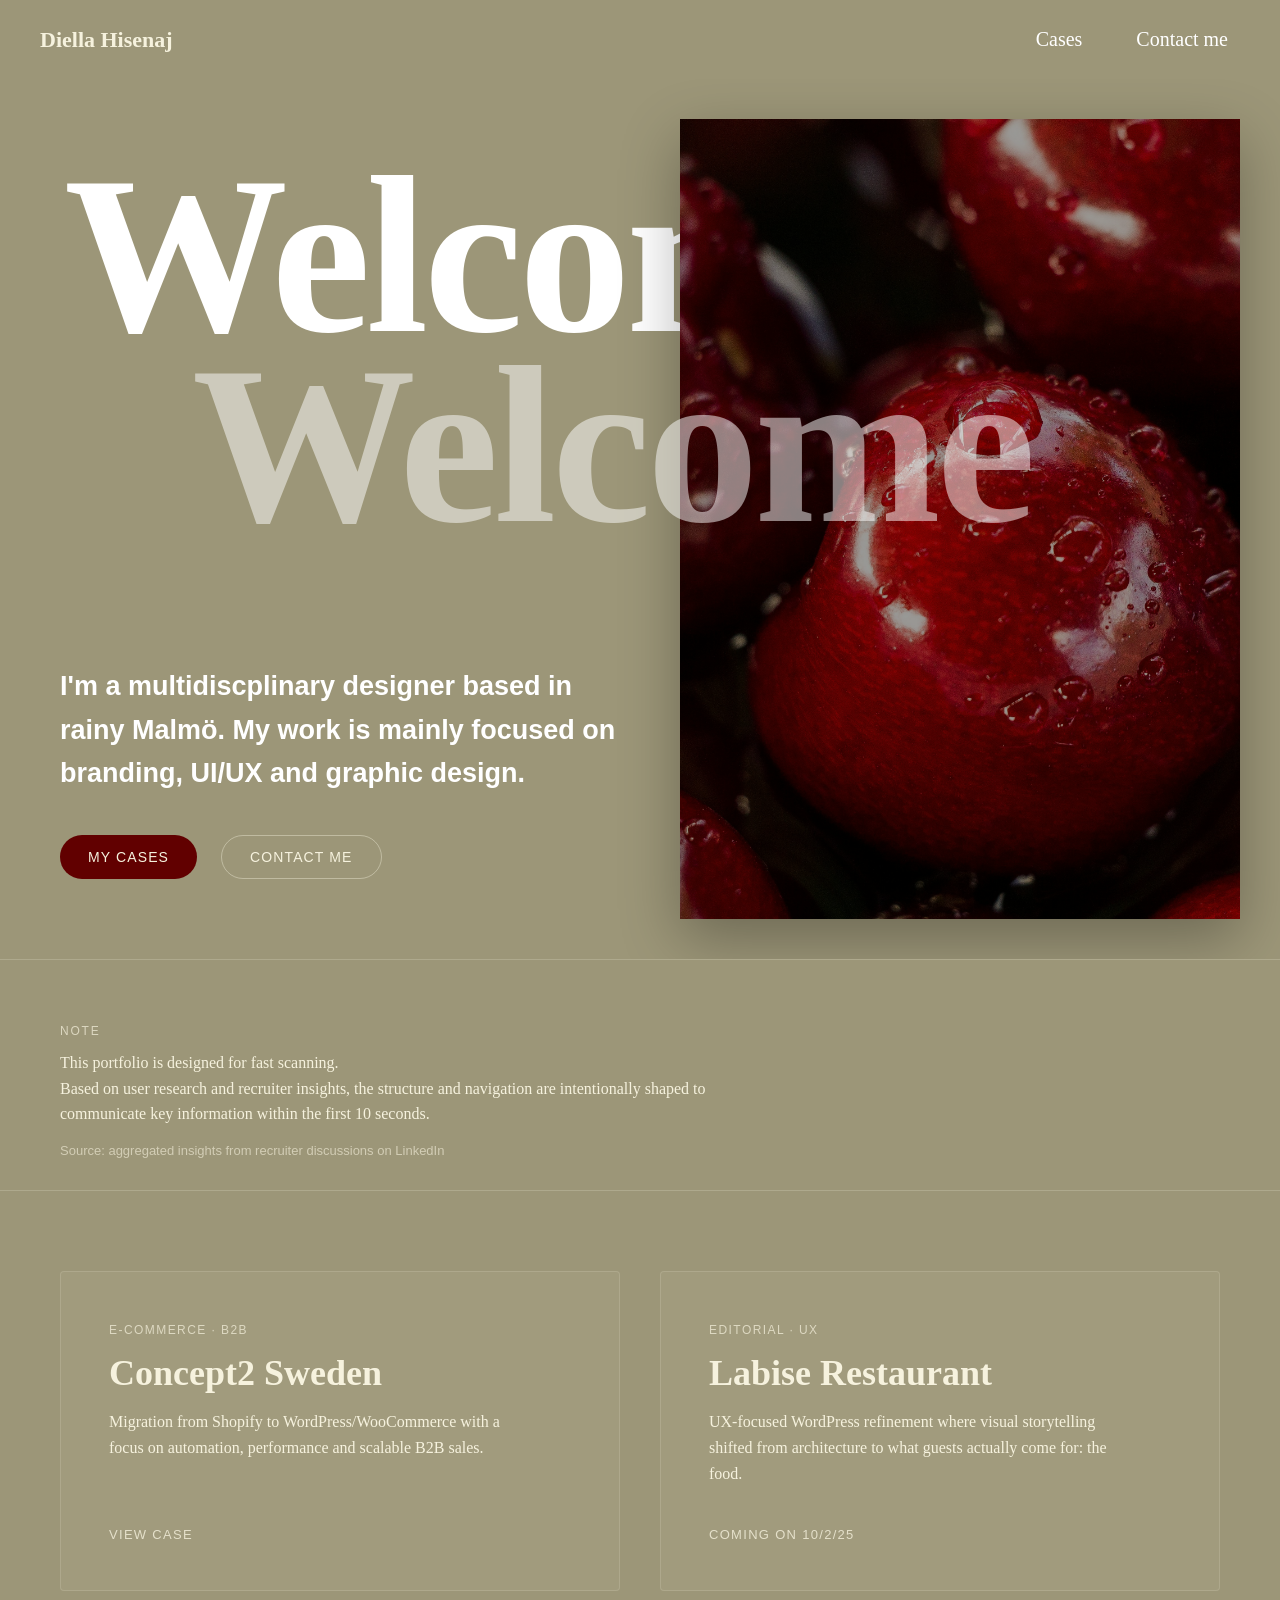
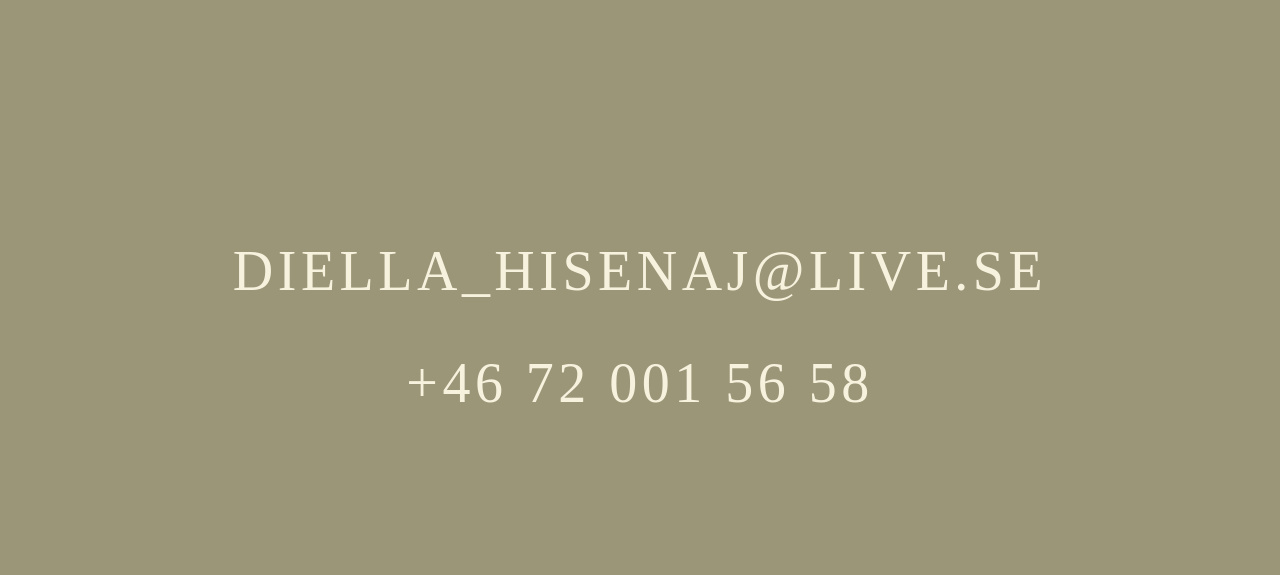
<file: index.html>
<!DOCTYPE html>
<html lang="sv">
<head>
    <meta charset="UTF-8">
    <meta name="viewport" content="width=device-width, initial-scale=1.0">
    <title>Diella Hisenaj - Portfolio</title>
    <link rel="stylesheet" href="style.css">
</head>
<body>

<a href="#cases" class="skip-link">Skip to main content</a>

    <header class="header">
        <div class="logo">Diella Hisenaj</div>
        <nav class="nav" aria-label="Main navigation">
            <a href="#cases">Cases</a>
            <a href="#contact">Contact me</a>
        </nav>
    </header>

    <section class="hero-section">
        <div class="welcome-layer">
            <p class="welcome-text welcome-behind">Welcome</p>
            <p class="welcome-text welcome-front">Welcome</p>
        </div>
                <div class="text-container">
            
            <div class="description">
                <h1>I'm a multidiscplinary designer based in rainy <strong>Malmö</strong>.
                    My work is mainly focused on <strong>branding, UI/UX and graphic design</strong>.</h1>
            </div>

            <div class="cta-group">
                <a href="#cases" class="btn btn-primary">My cases</a>
                <a href="#contact" class="btn btn-secondary">Contact me</a>
            </div>

        </div>

        <div class="slideshow-container">
            <div class="slideshow">
                <!-- Slides -->
                <div class="slide active">
                    <div class="slide-content">
                        <img src="images/Red.cherry.jpg" alt="#">
                    </div>
                </div>
                <div class="slide">
                    <div class="slide-content">
                        <img src="images/Red.eye.jpg" alt="#">
                    </div>
                </div>
                <div class="slide">
                    <div class="slide-content">
                        <img src="images/Red.goo.jpg" alt="#">
                    </div>
                </div>
                <div class="slide">
                    <div class="slide-content">
                        <img src="images/red.hand.jpg" alt="#">
                    </div>
                </div>
                <div class="slide">
                    <div class="slide-content">
                        <img src="images/Red.headlights.jpg" alt="#">
                    </div>
                </div>
                <div class="slide">
                    <div class="slide-content">
                        <img src="images/Red.housetop.jpg" alt="#">
                    </div>
                </div>
                <div class="slide">
                    <div class="slide-content">
                        <img src="images/red.escape.jpg" alt="#">
                    </div>
                </div>
                <div class="slide">
                    <div class="slide-content">
                        <img src="images/Red.lanterns.jpg" alt="#">
                    </div>
                </div>
                <div class="slide">
                    <div class="slide-content">
                        <img src="images/Red.silk.jpg" alt="#">
                    </div>
                </div>
            </div>
        </div>
    </section>

    <section class="note-section">
    <p class="note-eyebrow">Note</p>
    <p class="note-text">
        This portfolio is designed for fast scanning. <br>
        Based on user research and recruiter insights, the structure and navigation
        are intentionally shaped to communicate key information within the first
        10 seconds.
    </p>
    <p class="note-source">
        Source: aggregated insights from recruiter discussions on LinkedIn
    </p>
</section>


<section class="cases-section" id="cases">
    <div class="cases-grid">

<a href="c2.case.html" class="case-card">

  <div class="case-meta">
    <span class="case-tag">E-commerce · B2B</span>
    <h3>Concept2 Sweden</h3>
    <p class="case-summary">
      Migration from Shopify to WordPress/WooCommerce with a focus on
      automation, performance and scalable B2B sales.
    </p>
  </div>

  <div class="case-cta">View case</div>
</a>


        <a href="#" class="case-card">
            <div class="case-meta">
                <span class="case-tag">Editorial · UX</span>
                <h3>Labise Restaurant</h3>
                <p class="case-summary">
                    UX-focused WordPress refinement where visual storytelling
                    shifted from architecture to what guests actually come for: the food.
                </p>
            </div>
            <div class="case-cta">Coming on 10/2/25</div>
        </a>

    </div>
</section>

<section class="contact-block" id="contact">
  <p class="contact-item">
    <a href="mailto:diella_hisenaj@live.se">DIELLA_HISENAJ@LIVE.SE</a>
  </p>
  <p class="contact-item">
    <a href="tel:+46413540043">+46 72 001 56 58</a>
  </p>
</section>



   <script>


    const slides = document.querySelectorAll('.slide');
    let currentIndex = 0;

    function showSlide() {
        slides.forEach(slide => slide.classList.remove('active'));
        slides[currentIndex].classList.add('active');

        currentIndex = (currentIndex + 1) % slides.length;
    }

    setInterval(showSlide, 1000);
    </script> 


</body>
</html>
</file>
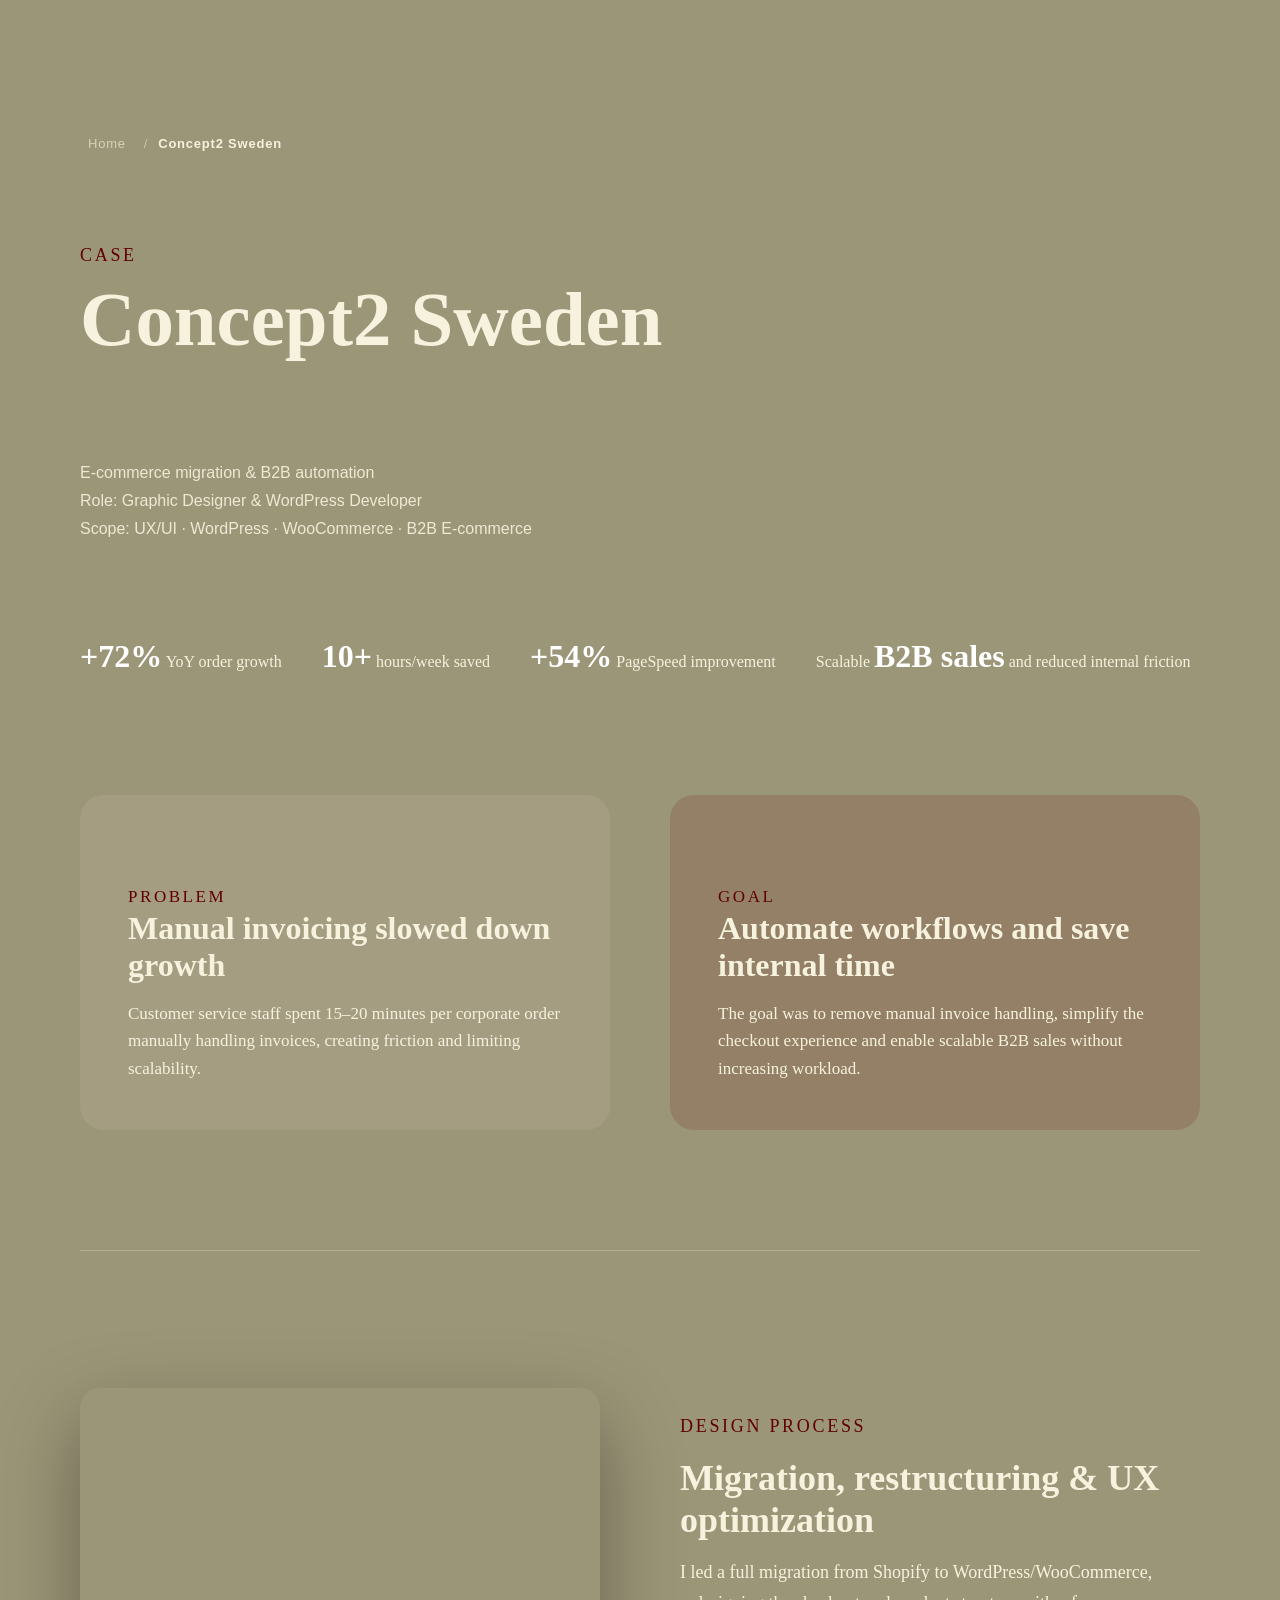
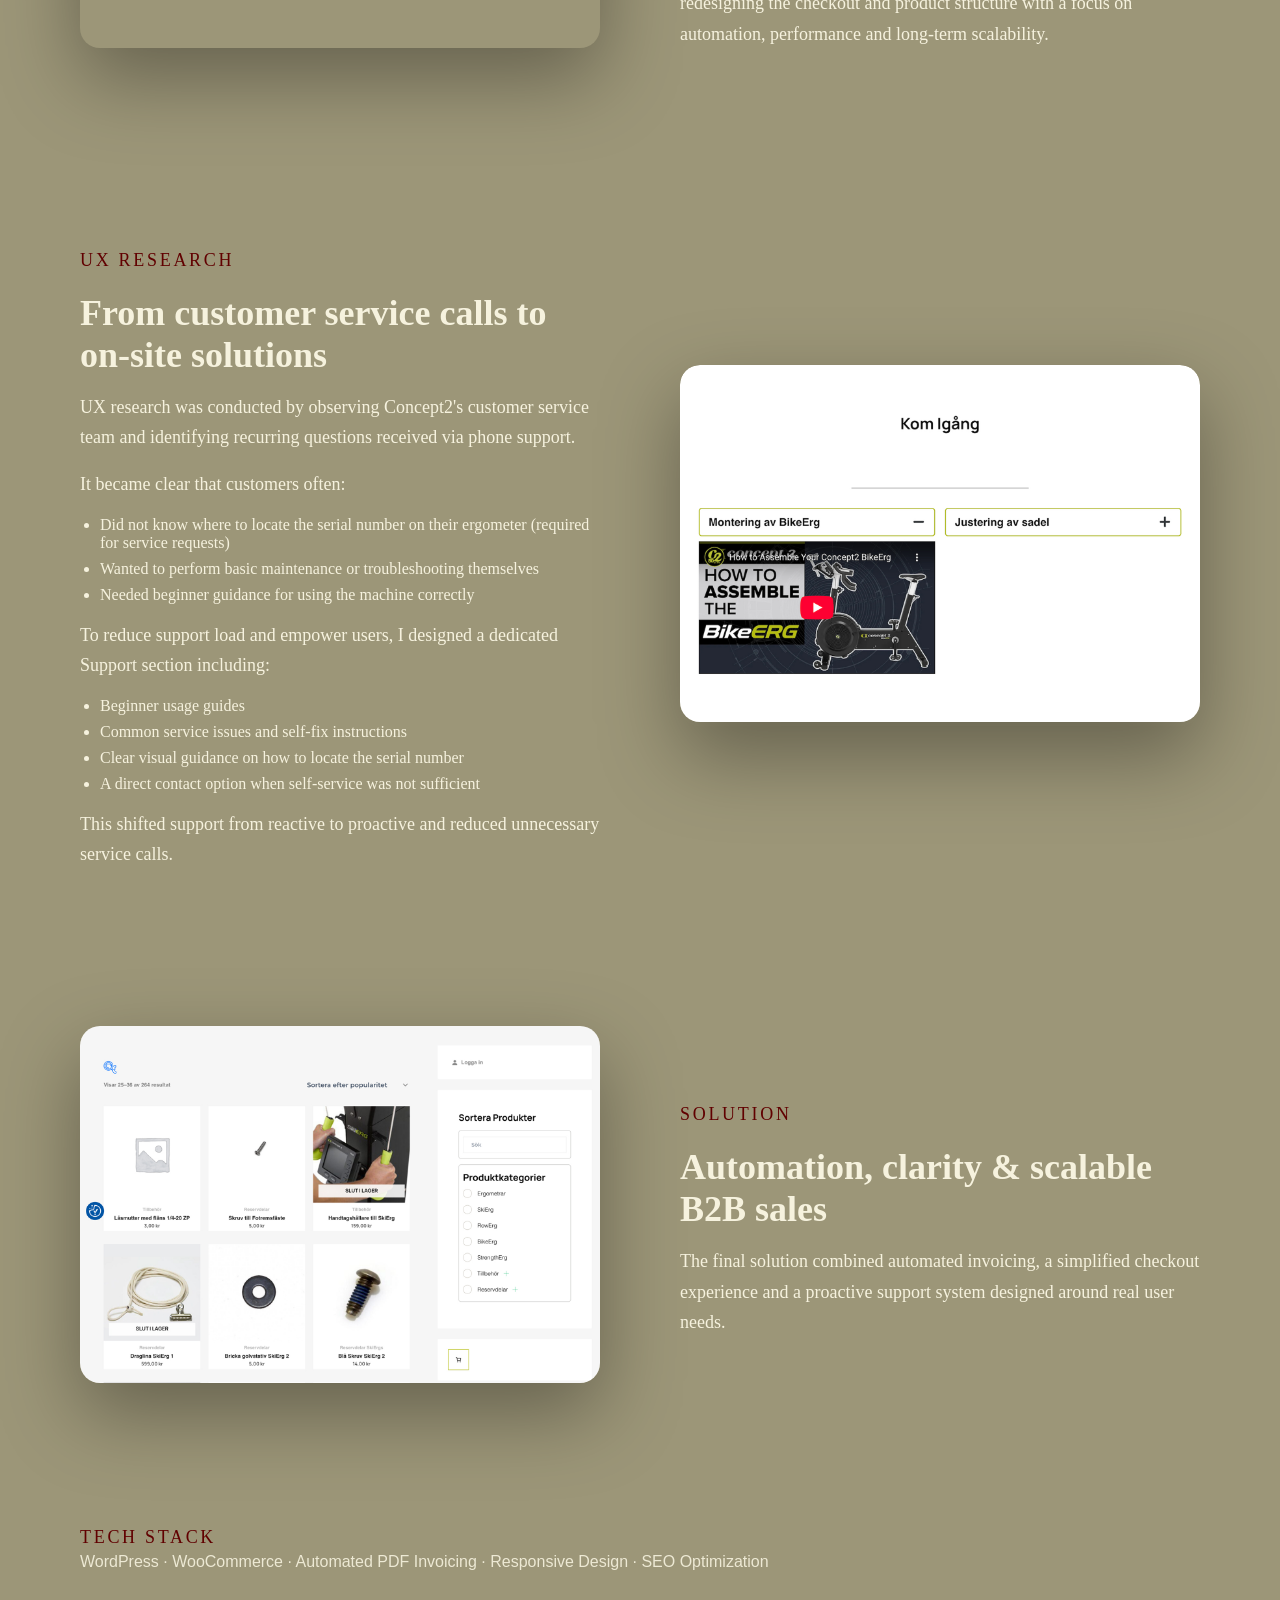
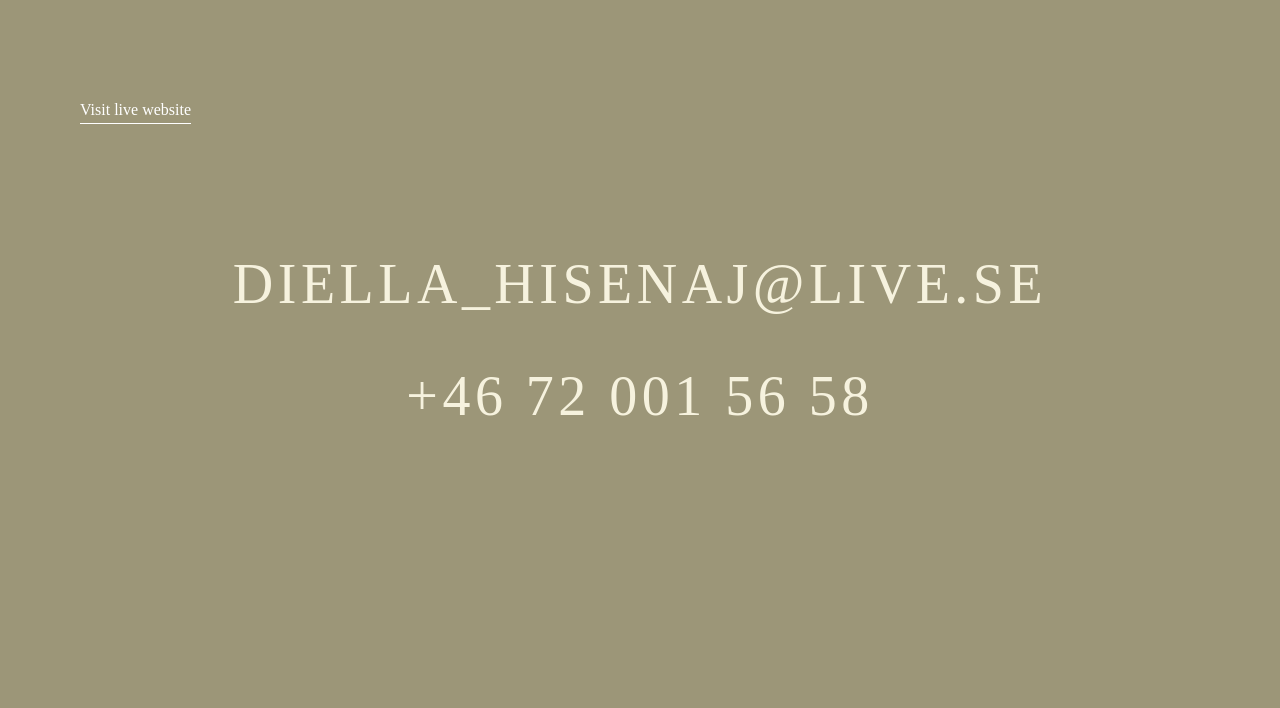
<file: c2.case.html>
<!DOCTYPE html>
<html lang="sv">
<head>
    <meta charset="UTF-8">
    <meta name="viewport" content="width=device-width, initial-scale=1.0">
    
    <!-- SEO Meta Tags -->
    <title>Concept2 Sweden Case Study - Diella Hisenaj</title>
    <meta name="description" content="E-commerce migration case study: Shopify to WordPress/WooCommerce for Concept2 Sweden. 72% YoY order growth, 10+ hours/week saved through automation.">
    
    <!-- Open Graph Meta Tags -->
    <meta property="og:title" content="Concept2 Sweden Case Study - Diella Hisenaj">
    <meta property="og:description" content="E-commerce migration achieving 72% YoY order growth and 10+ hours/week saved">
    <meta property="og:type" content="article">
    <meta property="og:url" content="https://yourwebsite.com/c2.case.html">
    <meta property="og:image" content="https://yourwebsite.com/images/c2-og-image.jpg">
    
    <!-- Twitter Card Meta Tags -->
    <meta name="twitter:card" content="summary_large_image">
    <meta name="twitter:title" content="Concept2 Sweden Case Study">
    <meta name="twitter:description" content="E-commerce migration achieving 72% YoY order growth">
    <meta name="twitter:image" content="https://yourwebsite.com/images/c2-og-image.jpg">
    
    <link rel="stylesheet" href="style.css">
</head>
<body>
    <!-- Skip to content link -->
    <a href="#case-content" class="skip-link">Skip to case study content</a>

    <main class="case-page" id="case-content">
        <nav class="breadcrumb" aria-label="Breadcrumb">
            <a href="/">Home</a>
            <span>/</span>
            <span class="current">Concept2 Sweden</span>
        </nav>

        <header class="case-hero">
            <p class="eyebrow">Case</p>
            <h1>Concept2 Sweden</h1>
            <p class="subtitle">E-commerce migration & B2B automation</p>
            <p class="subtitle">Role: Graphic Designer & WordPress Developer</p>
            <p class="subtitle">Scope: UX/UI · WordPress · WooCommerce · B2B E-commerce</p>

            <ul class="impact-list">
                <li><strong>+72%</strong> YoY order growth</li>
                <li><strong>10+</strong> hours/week saved</li>
                <li><strong>+54%</strong> PageSpeed improvement</li>
                <li>Scalable <strong>B2B sales</strong> and reduced internal friction</li>
            </ul>
        </header>

        <section class="case-pair">
            <div class="case-box">
                <p class="eyebrow">Problem</p>
                <h2>Manual invoicing slowed down growth</h2>
                <p>
                    Customer service staff spent 15–20 minutes per corporate order manually
                    handling invoices, creating friction and limiting scalability.
                </p>
            </div>

            <div class="case-box highlight">
                <p class="eyebrow">Goal</p>
                <h2>Automate workflows and save internal time</h2>
                <p>
                    The goal was to remove manual invoice handling, simplify the checkout
                    experience and enable scalable B2B sales without increasing workload.
                </p>
            </div>
        </section>

        <section class="case-split image-left">
            <div class="case-image">
                <video
                    class="case-video"
                    src="https://res.cloudinary.com/de7otfk5w/video/upload/v1768751632/c2.video.startsida_vqxana.mov"
                    autoplay
                    muted
                    loop
                    playsinline
                    aria-label="Concept2 website homepage walkthrough"
                ></video>
            </div>

            <div class="case-text">
                <p class="eyebrow">Design process</p>
                <h2>Migration, restructuring & UX optimization</h2>
                <p>
                    I led a full migration from Shopify to WordPress/WooCommerce, redesigning
                    the checkout and product structure with a focus on automation, performance
                    and long-term scalability.
                </p>
            </div>
        </section>

        <section class="case-split image-right">
            <div class="case-text">
                <p class="eyebrow">UX research</p>
                <h2>From customer service calls to on-site solutions</h2>
                <p>UX research was conducted by observing Concept2's customer service team and identifying recurring questions received via phone support.</p>
                
                <p>It became clear that customers often:</p>
                <ul class="body-list">
                    <li>Did not know where to locate the serial number on their ergometer (required for service requests)</li>
                    <li>Wanted to perform basic maintenance or troubleshooting themselves</li>
                    <li>Needed beginner guidance for using the machine correctly</li>
                </ul>

                <p>To reduce support load and empower users, I designed a dedicated Support section including:</p>
                <ul class="body-list">
                    <li>Beginner usage guides</li>
                    <li>Common service issues and self-fix instructions</li>
                    <li>Clear visual guidance on how to locate the serial number</li>
                    <li>A direct contact option when self-service was not sufficient</li>
                </ul>

                <p>This shifted support from reactive to proactive and reduced unnecessary service calls.</p>
            </div>

            <div class="case-image">
                <div class="ux-slideshow" aria-label="Support section screenshots slideshow">
                    <img src="images/c2.support.1.jpg" class="active" alt="Video support overview showing troubleshooting guides" loading="lazy">
                    <img src="images/c2.support.2.jpg" alt="Manual guide overview with serial number location" loading="lazy">
                    <img src="images/c2.support.3.jpg" alt="Frequently asked questions overview" loading="lazy">
                </div>
            </div>
        </section>

        <section class="case-split image-left">
            <div class="case-image">
                <img src="images/c2.butik.jpg" alt="Concept2 Sweden online store product overview" loading="lazy">
            </div>

            <div class="case-text">
                <p class="eyebrow">Solution</p>
                <h2>Automation, clarity & scalable B2B sales</h2>
                <p>
                    The final solution combined automated invoicing, a simplified checkout
                    experience and a proactive support system designed around real user needs.
                </p>
            </div>
        </section>

        <section class="case-section">
            <p class="eyebrow">Tech stack</p>
            <p class="tech-stack">
                WordPress · WooCommerce · Automated PDF Invoicing · Responsive Design · SEO Optimization
            </p>
        </section>

        <a class="case-link" href="https://concept2sverige.se/" target="_blank" rel="noopener noreferrer">
            Visit live website
        </a>

        <section class="contact-block" id="contact">
            <p class="contact-item">
                <a href="mailto:diella_hisenaj@live.se" aria-label="Email Diella Hisenaj">DIELLA_HISENAJ@LIVE.SE</a>
            </p>
            <p class="contact-item">
                <a href="tel:+46413540043" aria-label="Call Diella Hisenaj">+46 72 001 56 58</a>
            </p>
        </section>
    </main>

    <script>
        const slideshows = document.querySelectorAll('.ux-slideshow');

        slideshows.forEach(slideshow => {
            const images = slideshow.querySelectorAll('img');
            let index = 0;

            setInterval(() => {
                images[index].classList.remove('active');
                index = (index + 1) % images.length;
                images[index].classList.add('active');
            }, 1800);
        });
    </script>
</body>
</html>
</file>
<file: style.css>
/* ========================================
   CSS CUSTOM PROPERTIES (VARIABLER)
======================================== */

:root {
    /* Färger */
    --color-primary: #9C9678;
    --color-accent: #610000;
    --color-accent-hover: #4a0000;
    --color-text: #F6F2DE;
    --color-white: #fff;
    
    /* Bakgrunder */
    --bg-overlay-light: rgba(246, 242, 222, 0.05);
    --bg-overlay-medium: rgba(246, 242, 222, 0.08);
    --bg-overlay-accent: rgba(97, 0, 0, 0.15);
    
    /* Borders */
    --border-subtle: rgba(246, 242, 222, 0.15);
    --border-medium: rgba(246, 242, 222, 0.2);
    --border-accent: rgba(97, 0, 0, 0.6);
    
    /* Typografi */
    --font-serif: "EB Garamond", serif;
    --font-body: "Karma", serif;
    --font-sans: "Source Sans Pro", sans-serif;
    
    /* Spacing */
    --spacing-xs: 8px;
    --spacing-sm: 16px;
    --spacing-md: 24px;
    --spacing-lg: 40px;
    --spacing-xl: 80px;
    
    /* Transitions */
    --transition-fast: 0.2s ease;
    --transition-medium: 0.35s ease;
}

/* ========================================
   GLOBAL STYLES
======================================== */

* {
    margin: 0;
    padding: 0;
    box-sizing: border-box;
}

html {
    scroll-behavior: smooth;
}

body {
    font-family: var(--font-body);
    background-color: var(--color-primary);
}

/* ========================================
   SKIP LINK (Accessibility)
======================================== */

.skip-link {
    position: absolute;
    top: -100px;
    left: 0;
    background: var(--color-accent);
    color: var(--color-text);
    padding: 12px 24px;
    text-decoration: none;
    font-family: var(--font-sans);
    font-size: 14px;
    font-weight: 600;
    z-index: 10000;
    border-radius: 0 0 8px 0;
}

.skip-link:focus {
    top: 0;
    outline: 3px solid var(--color-text);
    outline-offset: 2px;
}

/* ========================================
   HEADER
======================================== */

.header {
    display: flex;
    justify-content: space-between;
    align-items: center;
    padding: 20px 40px;
    background-color: var(--color-primary);
    font-family: var(--font-body);
}

.logo {
    font-size: 22px;
    font-weight: 600;
    color: var(--color-text);
}

.nav {
    display: flex;
    gap: 30px;
}

.nav a {
    text-decoration: none;
    color: var(--color-white);
    font-size: 20px;
    padding: 8px 12px;
    border-radius: 4px;
    transition: var(--transition-fast);
}

.nav a:hover {
    background-color: var(--bg-overlay-medium);
}

/* Focus states for accessibility */
.nav a:focus,
.btn:focus,
.case-card:focus {
    outline: 2px solid var(--color-text);
    outline-offset: 4px;
}

/* ========================================
   HERO SECTION
======================================== */

.hero-section {
    position: relative;
    display: grid;
    grid-template-columns: 1fr 1fr;
    height: calc(100vh - 20px);
    background-color: var(--color-primary);
    overflow: hidden;
}       

.welcome-layer {
    position: absolute;
    inset: 0;
    pointer-events: none;
    font-family: var(--font-serif);
}

.welcome-text {
    position: absolute;
    top: 20%;
    transform: translateY(-50%);
    font-size: 14rem;
    font-weight: 700;
    line-height: 0.85;
    color: var(--color-white);
    letter-spacing: -0.02em;
    pointer-events: none;
}

.welcome-behind {
    position: relative;
    left: 5%;
    z-index: 1;
}

.welcome-front {
    position: relative;
    z-index: 4;
    opacity: 0.5;
    left: 15%;
}

.text-container {
    position: relative;
    padding: 80px 0 80px 60px;
    display: flex;
    flex-direction: column;
    justify-content: flex-end;
    z-index: 1;
    overflow: visible;
}

.description {
    margin-top: 60px;
    max-width: 600px;
    color: var(--color-white);
    font-family: var(--font-sans);
    font-size: 18px;
    line-height: 1.6;
    position: relative;
    z-index: 2;
}

.description strong {
    font-weight: 600;
}

.cta-group {
    display: flex;
    gap: var(--spacing-md);
    margin-top: var(--spacing-lg);
}

.btn {
    font-family: var(--font-sans);
    font-size: 14px;
    letter-spacing: 0.08em;
    text-transform: uppercase;
    padding: 14px 28px;
    text-decoration: none;
    border-radius: 999px;
    transition: var(--transition-fast);
    position: relative;
    display: flex;
    align-items: center;
    justify-content: center;
    line-height: 1;
    white-space: nowrap;
}

.btn-primary {
    background-color: var(--color-accent);
    color: var(--color-text);
}

.btn-primary:hover {
    background-color: var(--color-accent-hover);
    transform: translateY(-1px);
}

.btn-secondary {
    background-color: transparent;
    color: var(--color-text);
    border: 1px solid rgba(246, 242, 222, 0.4);
}

.btn-secondary:hover {
    background-color: var(--bg-overlay-medium);
    border-color: var(--color-text);
}

/* ========================================
   SLIDESHOW
======================================== */

.slideshow-container {
    position: relative;
    z-index: 2;
    display: flex;
    align-items: center;
    justify-content: center;
    padding: 40px;
    z-index: 3;
}

.slideshow {
    width: 100%;
    height: 100%;
    border-radius: 8px;
    position: relative;
    overflow: visible;
    box-shadow: 0 20px 60px rgba(0,0,0,0.3);
}

.slide {
    position: absolute;
    top: 0;
    left: 0;
    width: 100%;
    height: 100%;
    opacity: 0;
    transition: ease-in;
}

.slide.active {
    opacity: 1;
    transition: opacity 0.1s linear;
}

.slideshow::after {
    content: "";
    position: absolute;
    inset: 0;
    background: #000;
    opacity: 0.4;
    pointer-events: none;
    z-index: 2;
}

.slide img {
    width: 100%;
    height: 100%;
    object-fit: cover;
}

.slide-content {
    width: 100%;
    height: 100%;
    display: flex;
    align-items: center;
    justify-content: center;
    font-size: 48px;
    color: white;
    font-weight: 700;
}

/* ========================================
   NOTE SECTION
======================================== */

.note-section {
    background-color: var(--color-primary);
    padding: 64px 60px 32px;
    border-top: 1px solid var(--border-medium);
    border-bottom: 1px solid var(--border-medium);
}

.note-eyebrow {
    font-family: var(--font-sans);
    font-size: 12px;
    letter-spacing: 0.15em;
    text-transform: uppercase;
    color: rgba(246, 242, 222, 0.7);
    margin-bottom: 12px;
}

.note-text {
    font-family: var(--font-body);
    font-size: 16px;
    line-height: 1.6;
    color: var(--color-text);
    max-width: 720px;
}

.note-source {
    margin-top: var(--spacing-sm);
    font-family: var(--font-sans);
    font-size: 13px;
    color: rgba(246, 242, 222, 0.6);
}

/* ========================================
   CASES SECTION
======================================== */

.cases-section {
    background-color: var(--color-primary);
    padding: var(--spacing-xl) 60px 120px 60px;
}

.cases-grid {
    display: grid;
    grid-template-columns: repeat(2, 1fr);
    gap: var(--spacing-lg);
}

.case-card {
    background-color: var(--bg-overlay-light);
    padding: 48px;
    text-decoration: none;
    color: var(--color-text);
    display: flex;
    flex-direction: column;
    justify-content: space-between;
    min-height: 320px;
    border: 1px solid var(--border-subtle);
    transition: var(--transition-medium);
    border-radius: 4px;
}

.case-card:hover {
    background-color: var(--bg-overlay-accent);
    border-color: var(--border-accent);
    transform: translateY(-4px);
}

.case-tag {
    font-family: var(--font-sans);
    font-size: 12px;
    letter-spacing: 0.12em;
    text-transform: uppercase;
    color: rgba(246, 242, 222, 0.7);
}

.case-card h3 {
    font-family: var(--font-serif);
    font-size: 36px;
    margin: var(--spacing-sm) 0;
    line-height: 1.1;
}

.case-summary {
    font-family: var(--font-body);
    font-size: 16px;
    line-height: 1.6;
    max-width: 90%;
}

.case-cta {
    margin-top: 32px;
    font-family: var(--font-sans);
    font-size: 13px;
    letter-spacing: 0.1em;
    text-transform: uppercase;
    color: var(--color-text);
    opacity: 0.8;
}

.case-card:hover .case-cta {
    opacity: 1;
}

/* ========================================
   CONTACT BLOCK
======================================== */

.contact-block {
    background-color: var(--color-primary);
    padding: 120px 20px;
    text-align: center;
}

.contact-item {
    font-family: var(--font-serif);
    font-size: clamp(28px, 6vw, 56px);
    letter-spacing: 0.08em;
    margin-bottom: 32px;
}

.contact-item a {
    color: var(--color-text);
    text-decoration: none;
    transition: var(--transition-fast);
    padding: 8px 16px;
    border-radius: 4px;
    display: inline-block;
}

.contact-item a:hover {
    opacity: 0.7;
}

.contact-item a:focus {
    outline: 2px solid var(--color-text);
    outline-offset: 4px;
}

/* ========================================
   CASE PAGE STYLING
======================================== */

.case-page {
    background: var(--color-primary);
    color: var(--color-text);
    padding: 120px 80px;
    font-family: var(--font-body);
}

.breadcrumb {
    width: 100%;
    padding: 12px 0px 50px 0px;
    font-family: var(--font-sans);
    font-size: 13px;
    letter-spacing: 0.06em;
    display: flex;
    align-items: center;
    gap: 10px;
    background-color: var(--color-primary);
}

.breadcrumb a {
    color: var(--color-text);
    opacity: 0.65;
    text-decoration: none;
    padding: 4px 8px;
    border-radius: 4px;
    transition: var(--transition-fast);
}

.breadcrumb a:hover {
    opacity: 1;
    background-color: var(--bg-overlay-medium);
}

.breadcrumb a:focus {
    outline: 2px solid var(--color-text);
    outline-offset: 2px;
    opacity: 1;
}

.breadcrumb span {
    color: var(--color-text);
    opacity: 0.5;
}

.breadcrumb .current {
    opacity: 1;
    font-weight: 600;
}

.case-hero h1 {
    font-family: var(--font-serif);
    font-size: clamp(48px, 6vw, 88px);
    margin-block: 10px 100px;
}

.subtitle {
    font-family: var(--font-sans);
    opacity: 0.9;
    margin-bottom: 10px;
}

.eyebrow {
    text-transform: uppercase;
    letter-spacing: 0.15em;
    font-size: 18px;
    color: var(--color-accent);
    margin-top: var(--spacing-lg);
}

.case-section {
    max-width: 800px;
    margin-bottom: var(--spacing-xl);
}

.case-section h2 {
    font-family: var(--font-serif);
    font-size: 36px;
    margin-top: var(--spacing-sm);
}

.impact-list {
    display: flex;
    gap: var(--spacing-lg);
    list-style: none;
    margin-block: 100px;
}

.impact-list li strong {
    font-size: 32px;
    color: var(--color-white);
}

.case-page .case-pair {
    display: grid;
    grid-template-columns: 1fr 1fr;
    gap: 60px;
    margin: 120px 0;
}

.case-page .case-box {
    padding: 48px;
    background: var(--bg-overlay-medium);
    border-radius: 24px;
}

.case-page .case-box h2 {
    font-family: var(--font-serif);
    font-size: 32px;
    margin-bottom: var(--spacing-sm);
}

.case-page .case-box p {
    font-family: var(--font-body);
    font-size: 17px;
    line-height: 1.6;
}

.case-page .case-box.highlight {
    background: var(--bg-overlay-accent);
}

.case-page .case-pair::after {
    content: "";
    grid-column: 1 / -1;
    height: 1px;
    background: rgba(246, 242, 222, 0.25);
    margin-top: 60px;
}

.case-page .case-images {
    display: grid;
    grid-template-columns: 1fr 1fr;
    gap: var(--spacing-lg);
    margin: 120px 0;
}

.case-page .case-images img {
    width: 100%;
    border-radius: 16px;
    box-shadow: 0 30px 80px rgba(0,0,0,0.35);
}

.case-link {
    display: inline-block;
    margin-top: var(--spacing-lg);
    color: var(--color-white);
    border-bottom: 1px solid var(--color-white);
    text-decoration: none;
    padding: 4px 0;
    transition: var(--transition-fast);
}

.case-link:hover {
    opacity: 0.7;
}

.case-link:focus {
    outline: 2px solid var(--color-text);
    outline-offset: 4px;
}

.case-page .case-split {
    display: grid;
    grid-template-columns: 1fr 1fr;
    gap: var(--spacing-xl);
    align-items: center;
    margin-bottom: 140px;
}

.case-page .case-image img {
    width: 100%;
    height: auto;
    border-radius: 20px;
    box-shadow: 0 30px 80px rgba(0,0,0,0.35);
}

.case-text {
    max-width: 520px;
}

.case-text h2 {
    font-family: var(--font-serif);
    font-size: 36px;
    margin-bottom: var(--spacing-sm);
}

.case-text p {
    font-family: var(--font-body);
    font-size: 18px;
    line-height: 1.7;
    margin-bottom: var(--spacing-sm);
}

.body-list {
    list-style: disc;
    margin-left: 20px;
    margin-top: 12px;
    margin-bottom: var(--spacing-sm);
}

.body-list li {
    margin-bottom: var(--spacing-xs);
}

.case-page .case-split.image-right {
    grid-template-columns: 1fr 1fr;
}

.case-page .case-split.image-right .case-text {
    order: 1;
}

.case-page .case-split.image-right .case-image {
    order: 2;
}

.case-page .case-split.image-left .case-image {
    order: 1;
}

.case-page .case-split.image-left .case-text {
    order: 2;
}

.case-page .case-video {
    width: 100%;
    height: auto;
    border-radius: 20px;
    box-shadow: 0 30px 80px rgba(0,0,0,0.35);
    display: block;
}

.case-page .ux-slideshow {
    position: relative;
    width: 100%;
    border-radius: 20px;
    overflow: hidden;
    box-shadow: 0 30px 80px rgba(0,0,0,0.35);
}

.case-page .ux-slideshow img {
    position: absolute;
    inset: 0;
    width: 100%;
    height: 100%;
    object-fit: cover;
    opacity: 0;
    transition: opacity 0.25s ease;
}

.case-page .ux-slideshow img.active {
    opacity: 1;
    position: relative;
}

.case-page .ux-slideshow:hover img {
    transition-duration: 0.4s;
}

.tech-stack {
    font-family: var(--font-sans);
    font-size: 16px;
    line-height: 1.8;
    color: var(--color-text);
    opacity: 0.9;
}

/* ========================================
   MEDIA QUERIES - TABLET & MOBIL
======================================== */

/* Cases grid mobil */
@media (max-width: 900px) {
    .cases-grid {
        grid-template-columns: 1fr;
    }

    .cases-section {
        padding: var(--spacing-xl) var(--spacing-md);
    }
}

/* Startsida mobil */
@media (max-width: 768px) {
    .hero-section {
        position: relative;
        display: grid;
        grid-template-columns: 1fr;
        grid-template-rows: 1fr;
        height: 100vh;
        overflow: hidden;
    }

    .description {
        max-width: 520px;
        margin-top: 20px;
        font-size: 16px;
    }

    .btn {
        width: 100%;
        text-align: center;
    }

    .btn-primary {
        background-color: var(--color-primary);
    }
    
    .cta-group {
        margin-top: 32px;
        width: 100%;
        max-width: 320px;
    }

    .header {
        padding: var(--spacing-sm) 20px;
    }

    .logo {
        font-size: 18px;
    }

    .nav {
        gap: 15px;
    }

    .nav a {
        font-size: 14px;
        padding: 6px 10px;
    }

    .slideshow-container {
        grid-column: 1 / -1;
        grid-row: 1 / -1;
        height: 100%;
        width: 100%;
        padding: 0;
        z-index: 1;
    }

    .slideshow {
        width: 100%;
        height: 100%;
        border-radius: 0;
    }

    .slide,
    .slide img {
        width: 100%;
        height: 100%;
        object-fit: cover;
    }

    .text-container {
        grid-column: 1 / -1;
        grid-row: 1 / -1;
        display: flex;
        flex-direction: column;
        justify-content: center;
        align-items: center;
        padding: 0 20px;
        text-align: center;
        z-index: 4;
    }

    .welcome-layer {
        display: none;
    }

    .description {
        max-width: 520px;
        margin-top: 0;
        font-size: 16px;
        text-align: center;
    }
    
    .description h1 {
        text-align: center;
    }

    .slideshow-container {
        padding: 20px;
        min-height: 400px;
    }

    .note-section {
        padding: 48px var(--spacing-md) var(--spacing-md);
    }

    .note-text {
        font-size: 15px;
    }

    /* ========================================
       CASE PAGE MOBIL
    ======================================== */

    .case-page {
        padding: 60px var(--spacing-md);
    }

    .breadcrumb {
        padding: 10px 0px 30px 0px;
        font-size: 12px;
    }

    .case-hero h1 {
        font-size: clamp(32px, 8vw, 48px);
        margin-block: var(--spacing-xs) var(--spacing-lg);
    }

    .subtitle {
        font-size: 14px;
        line-height: 1.6;
        margin-bottom: var(--spacing-xs);
    }

    .eyebrow {
        font-size: 12px;
        margin-top: var(--spacing-md);
    }

    .impact-list {
        flex-direction: column;
        gap: var(--spacing-sm);
        margin-block: var(--spacing-lg) 60px;
    }

    .impact-list li {
        font-size: 15px;
    }

    .impact-list li strong {
        font-size: 24px;
        display: block;
        margin-bottom: 4px;
    }

    .case-page .case-pair {
        grid-template-columns: 1fr;
        gap: var(--spacing-md);
        margin: 60px 0;
    }

    .case-page .case-box {
        padding: 28px;
    }

    .case-page .case-box h2 {
        font-size: 24px;
        margin-bottom: 12px;
    }

    .case-page .case-box p {
        font-size: 15px;
        line-height: 1.6;
    }

    .case-page .case-split {
        grid-template-columns: 1fr;
        gap: 32px;
        margin-bottom: var(--spacing-xl);
        display: flex;
        flex-direction: column;
    }

    /* Visa ALLTID bild först, text sen på mobil */
    .case-page .case-split .case-text {
        order: 2;
    }

    .case-page .case-split .case-image {
        order: 1;
    }

    .case-text {
        max-width: 100%;
    }

    .case-text h2 {
        font-size: 26px;
        margin-bottom: 12px;
    }

    .case-text p {
        font-size: 16px;
        line-height: 1.7;
    }

    .body-list {
        margin: var(--spacing-sm) 0;
        padding-left: 20px;
    }

    .body-list li {
        margin-bottom: var(--spacing-xs);
        font-size: 15px;
        line-height: 1.6;
    }

    .case-page .case-image img,
    .case-page .case-video {
        border-radius: 12px;
    }

    .case-page .case-video {
        display: none;
    }

    .case-page .ux-slideshow {
        position: relative;
        width: 100%;
        border-radius: 12px;
        overflow: hidden;
    }

    .case-page .ux-slideshow img {
        position: absolute;
        top: 0;
        left: 0;
        width: 100%;
        height: 100%;
        object-fit: cover;
        border-radius: 12px;
        opacity: 0;
        transition: opacity 0.25s ease;
    }

    .case-page .ux-slideshow img.active {
        opacity: 1;
        position: absolute;
    }

    .case-page .ux-slideshow img:first-child {
        position: relative;
        opacity: 0;
        display: block;
    }

    .case-page .ux-slideshow img:first-child.active {
        opacity: 1;
    }

    .case-page .ux-slideshow img.active {
        opacity: 1;
        position: absolute;
    }

    .case-page .ux-slideshow img:first-child {
        position: relative;
        opacity: 0;
    }

    .case-page .ux-slideshow img:first-child.active {
        opacity: 1;
    }

    .tech-stack {
        font-size: 14px;
        line-height: 1.6;
    }

    .case-link {
        margin-top: 32px;
        font-size: 14px;
        display: inline-block;
    }

    .contact-block {
        padding: var(--spacing-xl) 20px;
    }

    .contact-item {
        font-size: clamp(20px, 5vw, 32px);
        margin-bottom: var(--spacing-md);
    }

    .contact-item a {
        letter-spacing: 0.05em;
    }
}

/* Extra små skärmar */
@media (max-width: 480px) {
    .case-page {
        padding: var(--spacing-lg) 20px;
    }

    .case-hero h1 {
        font-size: 32px;
    }

    .case-page .case-box {
        padding: var(--spacing-md);
    }

    .case-text h2 {
        font-size: 24px;
    }

    .impact-list li strong {
        font-size: 22px;
    }
}

/* Welcome text adjustments for different screen sizes */
@media (max-width: 1200px) {
    .welcome-text {
        font-size: 9rem;
    }
}

@media (max-width: 1024px) {
    .welcome-text {
        font-size: 7rem;
    }
    
    .description h1 {
        font-size: 16px;
    }
}

/* Tablet landscape - Justera H1 för att undvika krock */
@media (max-width: 924px) {
    .description h1 {
        font-size: 15px;
    }
    
    .text-container {
        padding: 60px 0 60px 40px;
    }
}

/* Från 1081px - Minska H1 */
@media (max-width: 1081px) {
    .description h1 {
        font-size: 17px;
    }
}

/* ========================================
   REDUCED MOTION (Accessibility)
======================================== */

@media (prefers-reduced-motion: reduce) {
    html {
        scroll-behavior: auto;
    }
    
    * {
        animation-duration: 0.01ms !important;
        animation-iteration-count: 1 !important;
        transition-duration: 0.01ms !important;
    }
    
    .slide {
        transition: none;
    }
}
</file>
